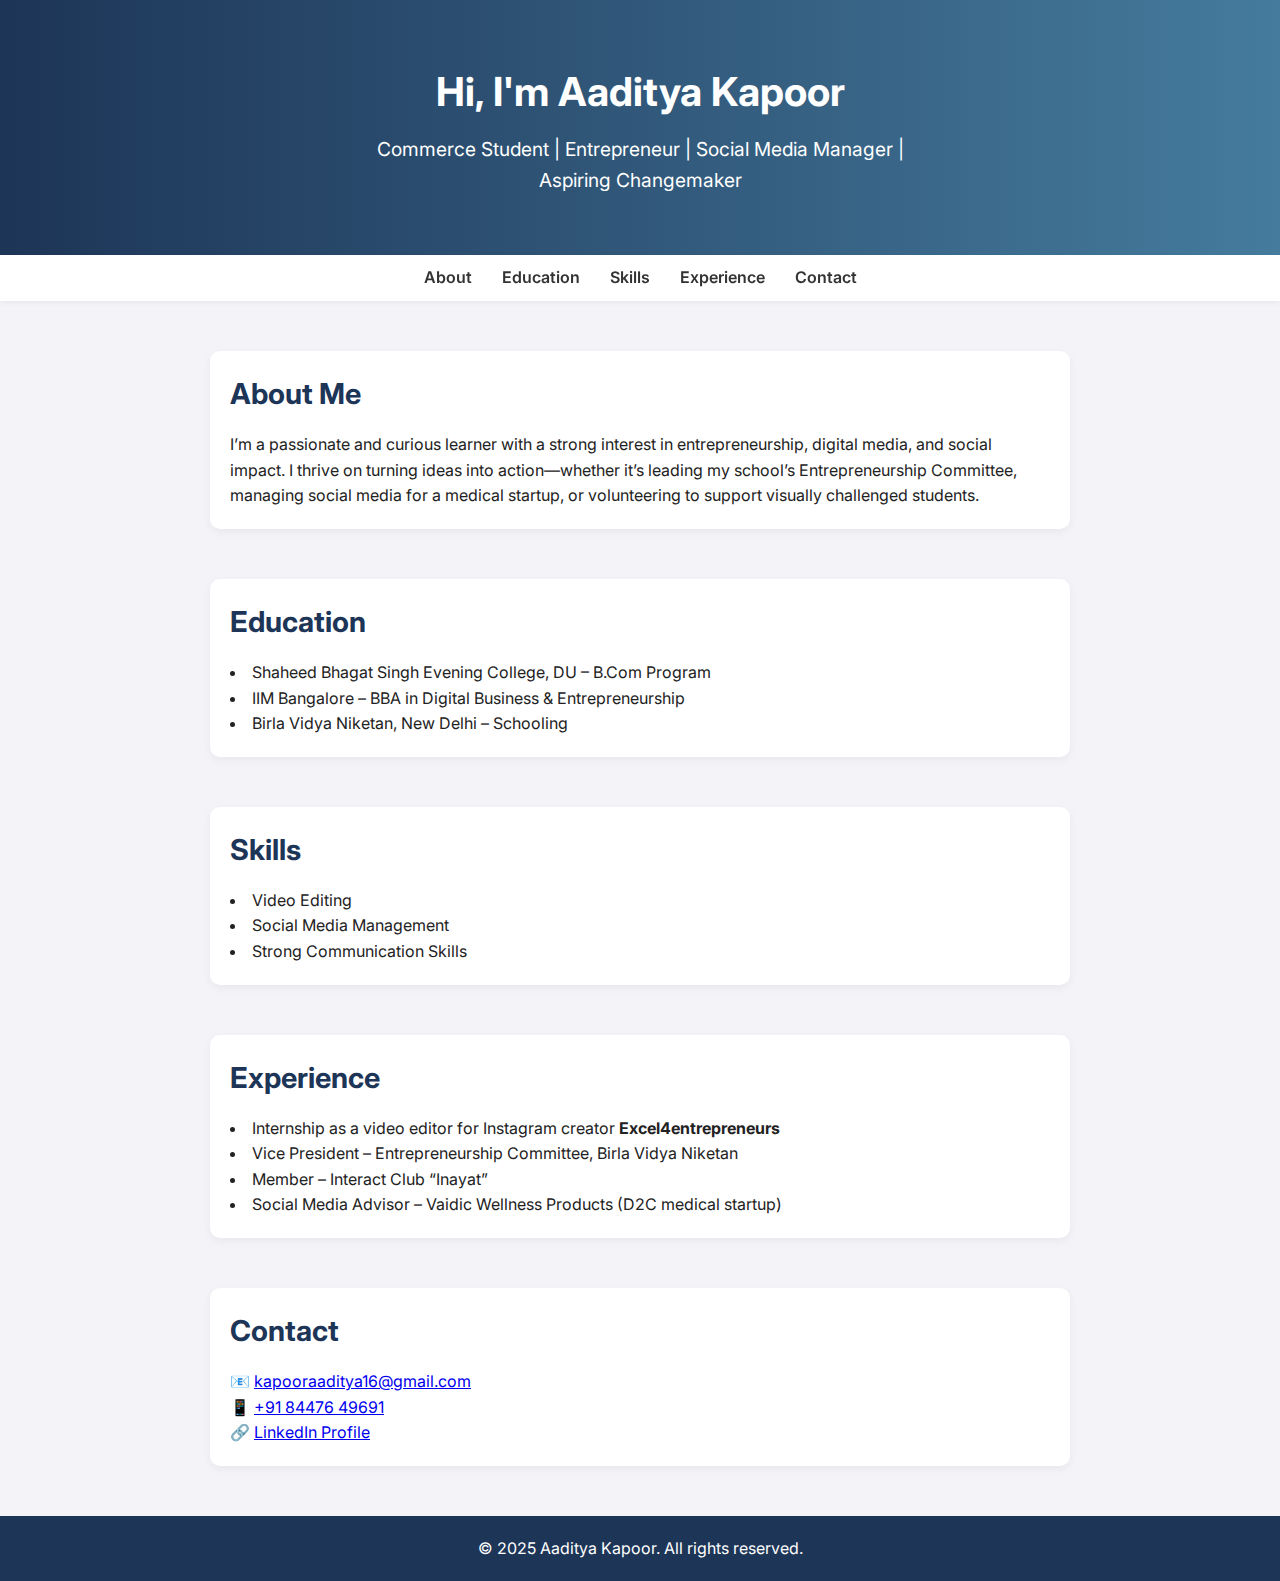
<file: index.html>
<!DOCTYPE html>
<html lang="en">
<head>
  <meta charset="UTF-8" />
  <meta name="viewport" content="width=device-width, initial-scale=1.0" />
  <title>Aaditya Kapoor | Portfolio</title>
  <link href="https://fonts.googleapis.com/css2?family=Inter:wght@400;600;700&display=swap" rel="stylesheet">
  <style>
    * {
      box-sizing: border-box;
      margin: 0;
      padding: 0;
    }

    body {
      font-family: 'Inter', sans-serif;
      background: #f4f4f8;
      color: #222;
      line-height: 1.6;
    }

    header {
      background: linear-gradient(90deg, #1d3557, #457b9d);
      color: white;
      padding: 60px 20px;
      text-align: center;
    }

    header h1 {
      font-size: 2.5em;
      margin-bottom: 10px;
    }

    header p {
      font-size: 1.2em;
      max-width: 600px;
      margin: auto;
    }

    nav {
      background: #fff;
      box-shadow: 0 2px 5px rgba(0,0,0,0.05);
      display: flex;
      justify-content: center;
      padding: 10px 0;
      position: sticky;
      top: 0;
      z-index: 1000;
    }

    nav a {
      color: #333;
      text-decoration: none;
      margin: 0 15px;
      font-weight: 600;
    }

    nav a:hover {
      color: #1d3557;
    }

    section {
      max-width: 900px;
      margin: 50px auto;
      padding: 0 20px;
    }

    section h2 {
      font-size: 1.8em;
      margin-bottom: 15px;
      color: #1d3557;
    }

    ul {
      list-style: disc inside;
      margin-top: 10px;
    }

    .card {
      background: white;
      padding: 20px;
      margin-bottom: 20px;
      border-radius: 10px;
      box-shadow: 0 3px 10px rgba(0,0,0,0.05);
    }

    footer {
      text-align: center;
      padding: 20px;
      background: #1d3557;
      color: white;
      margin-top: 50px;
    }

    @media (max-width: 600px) {
      header h1 {
        font-size: 2em;
      }

      nav {
        flex-direction: column;
      }

      nav a {
        margin: 10px 0;
      }
    }
  </style>
</head>
<body>

  <header>
    <h1>Hi, I'm Aaditya Kapoor</h1>
    <p>Commerce Student | Entrepreneur | Social Media Manager | Aspiring Changemaker</p>
  </header>

  <nav>
    <a href="#about">About</a>
    <a href="#education">Education</a>
    <a href="#skills">Skills</a>
    <a href="#experience">Experience</a>
    <a href="#contact">Contact</a>
  </nav>

  <section id="about">
    <div class="card">
      <h2>About Me</h2>
      <p>I’m a passionate and curious learner with a strong interest in entrepreneurship, digital media, and social impact. I thrive on turning ideas into action—whether it’s leading my school’s Entrepreneurship Committee, managing social media for a medical startup, or volunteering to support visually challenged students.</p>
    </div>
  </section>

  <section id="education">
    <div class="card">
      <h2>Education</h2>
      <ul>
        <li>Shaheed Bhagat Singh Evening College, DU – B.Com Program</li>
        <li>IIM Bangalore – BBA in Digital Business & Entrepreneurship</li>
        <li>Birla Vidya Niketan, New Delhi – Schooling</li>
      </ul>
    </div>
  </section>

  <section id="skills">
    <div class="card">
      <h2>Skills</h2>
      <ul>
        <li>Video Editing</li>
        <li>Social Media Management</li>
        <li>Strong Communication Skills</li>
      </ul>
    </div>
  </section>

  <section id="experience">
    <div class="card">
      <h2>Experience</h2>
      <ul>
        <li>Internship as a video editor for Instagram creator <strong>Excel4entrepreneurs</strong></li>
        <li>Vice President – Entrepreneurship Committee, Birla Vidya Niketan</li>
        <li>Member – Interact Club “Inayat”</li>
        <li>Social Media Advisor – Vaidic Wellness Products (D2C medical startup)</li>
      </ul>
    </div>
  </section>

  <section id="contact">
    <div class="card">
      <h2>Contact</h2>
      <p>📧 <a href="mailto:kapooraaditya16@gmail.com">kapooraaditya16@gmail.com</a></p>
      <p>📱 <a href="tel:+918447649691">+91 84476 49691</a></p>
      <p>🔗 <a href="https://www.linkedin.com/in/aaditya-kapoor-100a79249/" target="_blank">LinkedIn Profile</a></p>
    </div>
  </section>

  <footer>
    &copy; 2025 Aaditya Kapoor. All rights reserved.
  </footer>

</body>
</html>
</file>
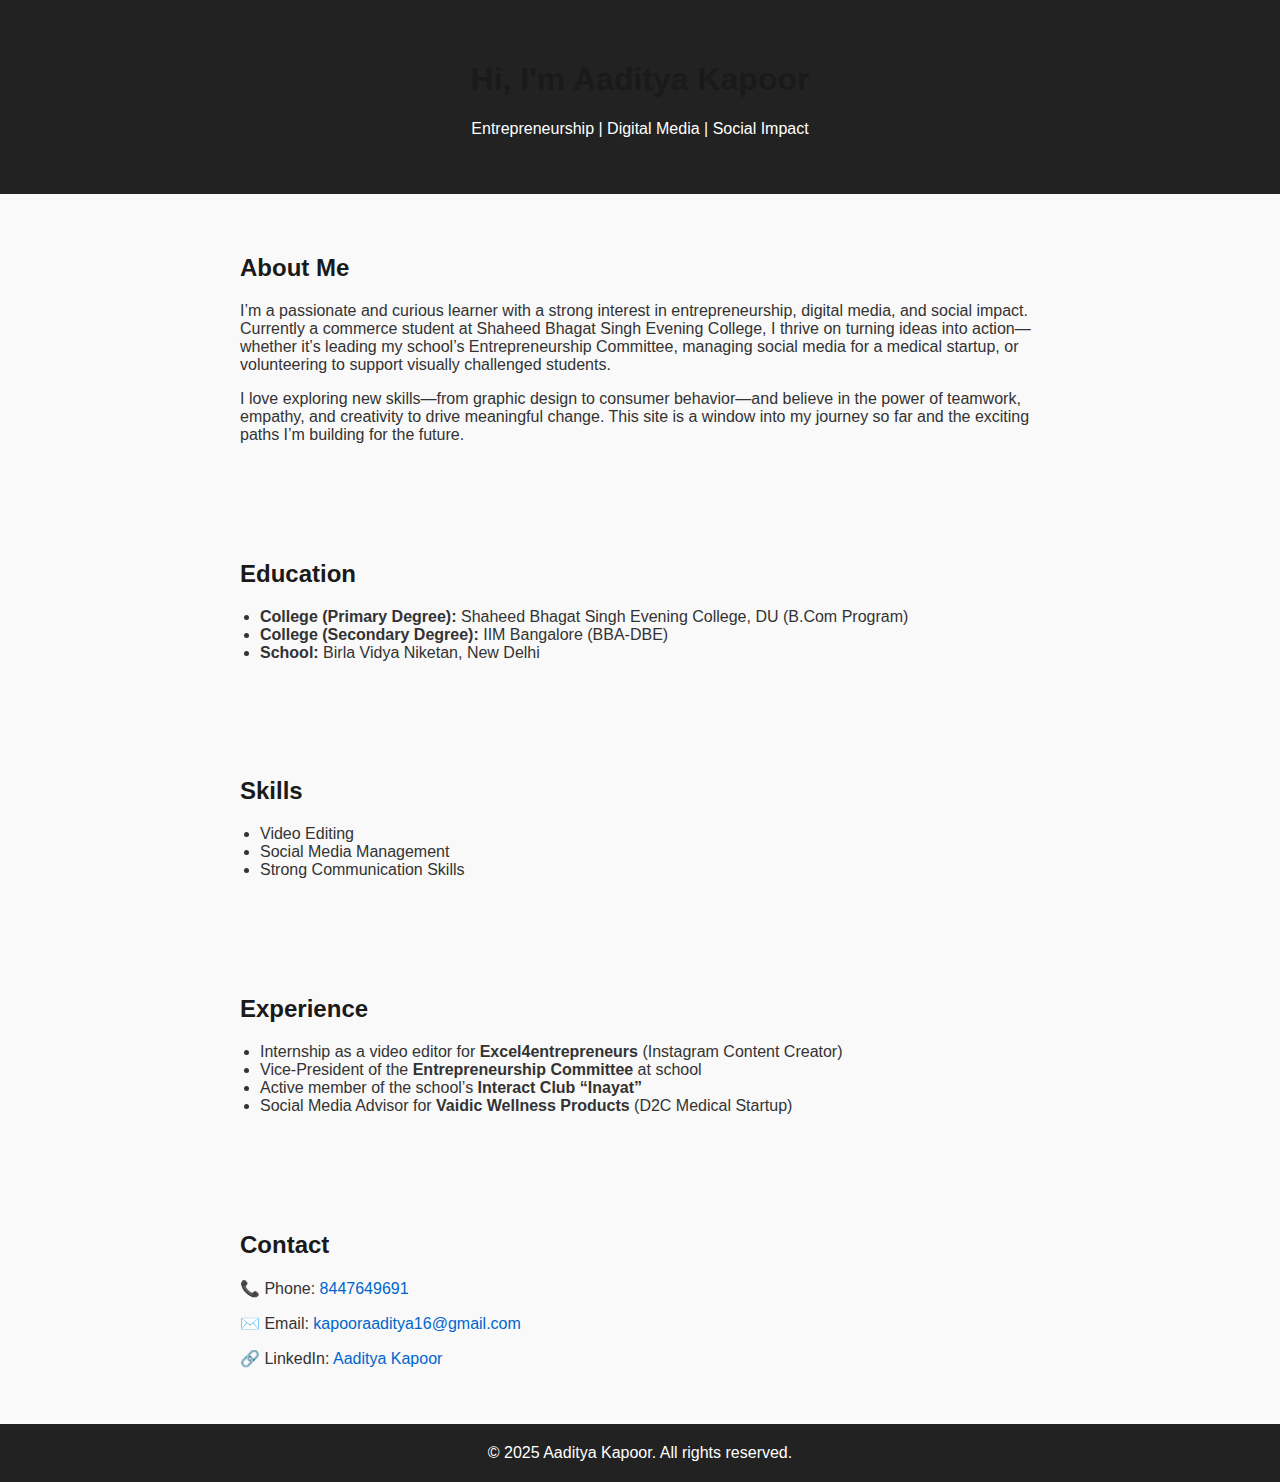
<file: 1.html>
<!DOCTYPE html>
<html lang="en">
<head>
  <meta charset="UTF-8" />
  <meta name="viewport" content="width=device-width, initial-scale=1.0"/>
  <title>Aaditya Kapoor | Portfolio</title>
  <style>
    body {
      font-family: Arial, sans-serif;
      margin: 0;
      background: #f9f9f9;
      color: #333;
    }

    header {
      background-color: #222;
      color: #fff;
      padding: 40px 20px;
      text-align: center;
    }

    section {
      padding: 40px 20px;
      max-width: 800px;
      margin: auto;
    }

    h1, h2 {
      color: #1a1a1a;
    }

    ul {
      padding-left: 20px;
    }

    a {
      color: #0066cc;
      text-decoration: none;
    }

    footer {
      text-align: center;
      padding: 20px;
      background-color: #222;
      color: white;
    }
  </style>
</head>
<body>

<header>
  <h1>Hi, I'm Aaditya Kapoor</h1>
  <p>Entrepreneurship | Digital Media | Social Impact</p>
</header>

<section id="about">
  <h2>About Me</h2>
  <p>
    I’m a passionate and curious learner with a strong interest in entrepreneurship, digital media, and social impact.
    Currently a commerce student at Shaheed Bhagat Singh Evening College, I thrive on turning ideas into action—whether it’s
    leading my school’s Entrepreneurship Committee, managing social media for a medical startup, or volunteering to support
    visually challenged students.
  </p>
  <p>
    I love exploring new skills—from graphic design to consumer behavior—and believe in the power of teamwork, empathy, and creativity
    to drive meaningful change. This site is a window into my journey so far and the exciting paths I’m building for the future.
  </p>
</section>

<section id="education">
  <h2>Education</h2>
  <ul>
    <li><strong>College (Primary Degree):</strong> Shaheed Bhagat Singh Evening College, DU (B.Com Program)</li>
    <li><strong>College (Secondary Degree):</strong> IIM Bangalore (BBA-DBE)</li>
    <li><strong>School:</strong> Birla Vidya Niketan, New Delhi</li>
  </ul>
</section>

<section id="skills">
  <h2>Skills</h2>
  <ul>
    <li>Video Editing</li>
    <li>Social Media Management</li>
    <li>Strong Communication Skills</li>
  </ul>
</section>

<section id="experience">
  <h2>Experience</h2>
  <ul>
    <li>Internship as a video editor for <strong>Excel4entrepreneurs</strong> (Instagram Content Creator)</li>
    <li>Vice-President of the <strong>Entrepreneurship Committee</strong> at school</li>
    <li>Active member of the school’s <strong>Interact Club “Inayat”</strong></li>
    <li>Social Media Advisor for <strong>Vaidic Wellness Products</strong> (D2C Medical Startup)</li>
  </ul>
</section>

<section id="contact">
  <h2>Contact</h2>
  <p>📞 Phone: <a href="tel:8447649691">8447649691</a></p>
  <p>✉️ Email: <a href="mailto:kapooraaditya16@gmail.com">kapooraaditya16@gmail.com</a></p>
  <p>🔗 LinkedIn: <a href="https://www.linkedin.com/in/aaditya-kapoor-100a79249/" target="_blank">Aaditya Kapoor</a></p>
</section>

<footer>
  &copy; 2025 Aaditya Kapoor. All rights reserved.
</footer>

</body>
</html>
</file>
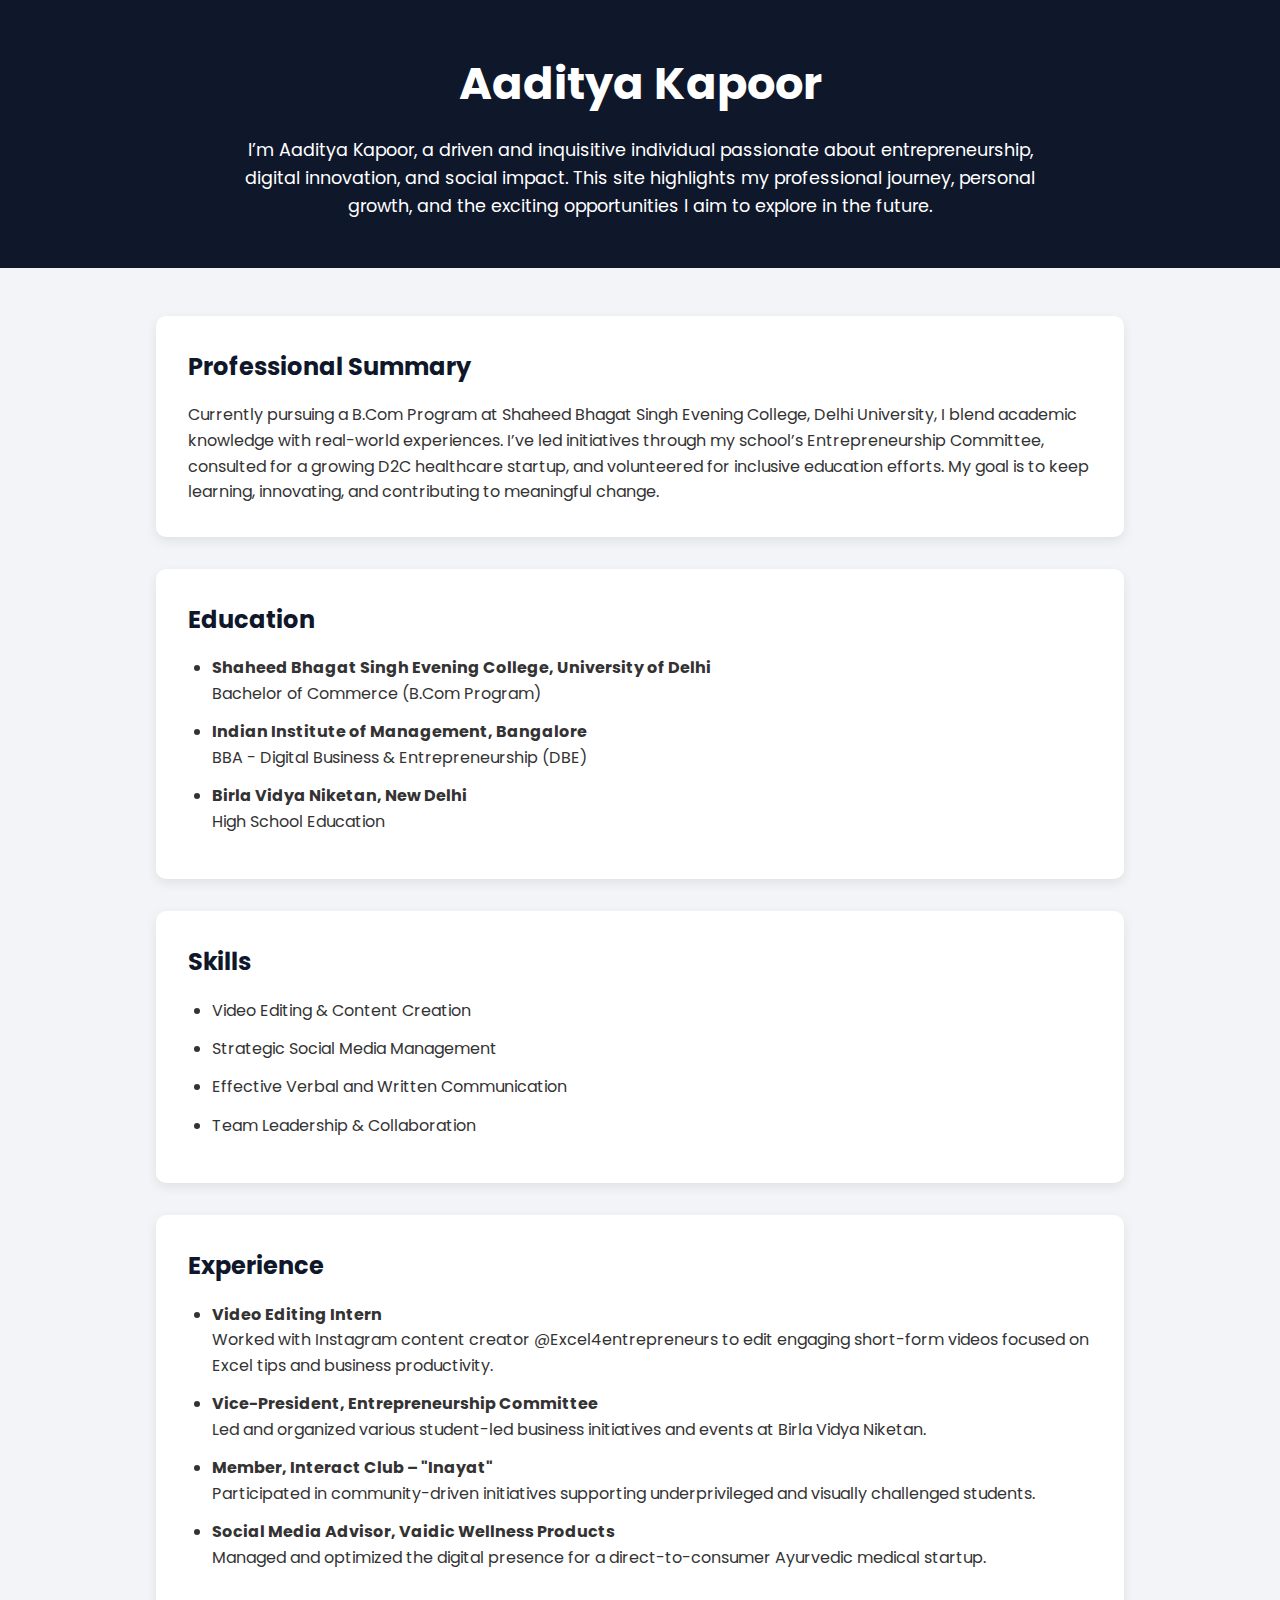
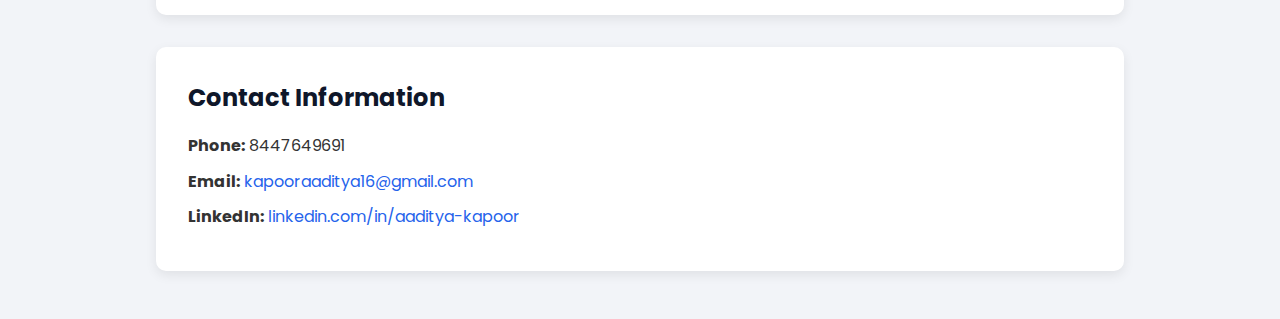
<file: 2.html>
<!DOCTYPE html>
<html lang="en">
<head>
  <meta charset="UTF-8" />
  <meta name="viewport" content="width=device-width, initial-scale=1.0" />
  <title>Aaditya Kapoor | Resume</title>
  <link href="https://fonts.googleapis.com/css2?family=Poppins:wght@300;400;600;700&display=swap" rel="stylesheet" />
  <style>
    * {
      margin: 0;
      padding: 0;
      box-sizing: border-box;
    }
    body {
      font-family: 'Poppins', sans-serif;
      background-color: #f2f4f8;
      color: #333;
      line-height: 1.6;
    }
    header {
      background-color: #0f172a;
      color: #fff;
      padding: 3rem 1rem;
      text-align: center;
    }
    header h1 {
      font-size: 2.8rem;
    }
    header p {
      font-size: 1.1rem;
      margin-top: 1rem;
      max-width: 800px;
      margin-left: auto;
      margin-right: auto;
    }
    .container {
      max-width: 1000px;
      margin: 3rem auto;
      padding: 0 1rem;
    }
    section {
      background: #fff;
      margin-bottom: 2rem;
      border-radius: 10px;
      box-shadow: 0 4px 12px rgba(0, 0, 0, 0.08);
      padding: 2rem;
    }
    h2 {
      font-size: 1.5rem;
      color: #0f172a;
      margin-bottom: 1rem;
    }
    ul {
      list-style-type: disc;
      padding-left: 1.5rem;
    }
    li {
      margin-bottom: 0.8rem;
    }
    .contact p, .contact a {
      margin-bottom: 0.6rem;
      font-size: 1rem;
    }
    a {
      color: #2563eb;
      text-decoration: none;
    }
    a:hover {
      text-decoration: underline;
    }
  </style>
</head>
<body>
  <header>
    <h1>Aaditya Kapoor</h1>
    <p>I’m Aaditya Kapoor, a driven and inquisitive individual passionate about entrepreneurship, digital innovation, and social impact. This site highlights my professional journey, personal growth, and the exciting opportunities I aim to explore in the future.</p>
  </header>

  <div class="container">
    <section>
      <h2>Professional Summary</h2>
      <p>Currently pursuing a B.Com Program at Shaheed Bhagat Singh Evening College, Delhi University, I blend academic knowledge with real-world experiences. I’ve led initiatives through my school’s Entrepreneurship Committee, consulted for a growing D2C healthcare startup, and volunteered for inclusive education efforts. My goal is to keep learning, innovating, and contributing to meaningful change.</p>
    </section>

    <section>
      <h2>Education</h2>
      <ul>
        <li><strong>Shaheed Bhagat Singh Evening College, University of Delhi</strong><br>Bachelor of Commerce (B.Com Program)</li>
        <li><strong>Indian Institute of Management, Bangalore</strong><br>BBA - Digital Business & Entrepreneurship (DBE)</li>
        <li><strong>Birla Vidya Niketan, New Delhi</strong><br>High School Education</li>
      </ul>
    </section>

    <section>
      <h2>Skills</h2>
      <ul>
        <li>Video Editing & Content Creation</li>
        <li>Strategic Social Media Management</li>
        <li>Effective Verbal and Written Communication</li>
        <li>Team Leadership & Collaboration</li>
      </ul>
    </section>

    <section>
      <h2>Experience</h2>
      <ul>
        <li><strong>Video Editing Intern</strong><br>Worked with Instagram content creator @Excel4entrepreneurs to edit engaging short-form videos focused on Excel tips and business productivity.</li>
        <li><strong>Vice-President, Entrepreneurship Committee</strong><br>Led and organized various student-led business initiatives and events at Birla Vidya Niketan.</li>
        <li><strong>Member, Interact Club – "Inayat"</strong><br>Participated in community-driven initiatives supporting underprivileged and visually challenged students.</li>
        <li><strong>Social Media Advisor, Vaidic Wellness Products</strong><br>Managed and optimized the digital presence for a direct-to-consumer Ayurvedic medical startup.</li>
      </ul>
    </section>

    <section>
      <h2>Contact Information</h2>
      <div class="contact">
        <p><strong>Phone:</strong> 8447649691</p>
        <p><strong>Email:</strong> <a href="mailto:kapooraaditya16@gmail.com">kapooraaditya16@gmail.com</a></p>
        <p><strong>LinkedIn:</strong> <a href="https://www.linkedin.com/in/aaditya-kapoor-100a79249/" target="_blank">linkedin.com/in/aaditya-kapoor</a></p>
      </div>
    </section>
  </div>
</body>
</html>
</file>
